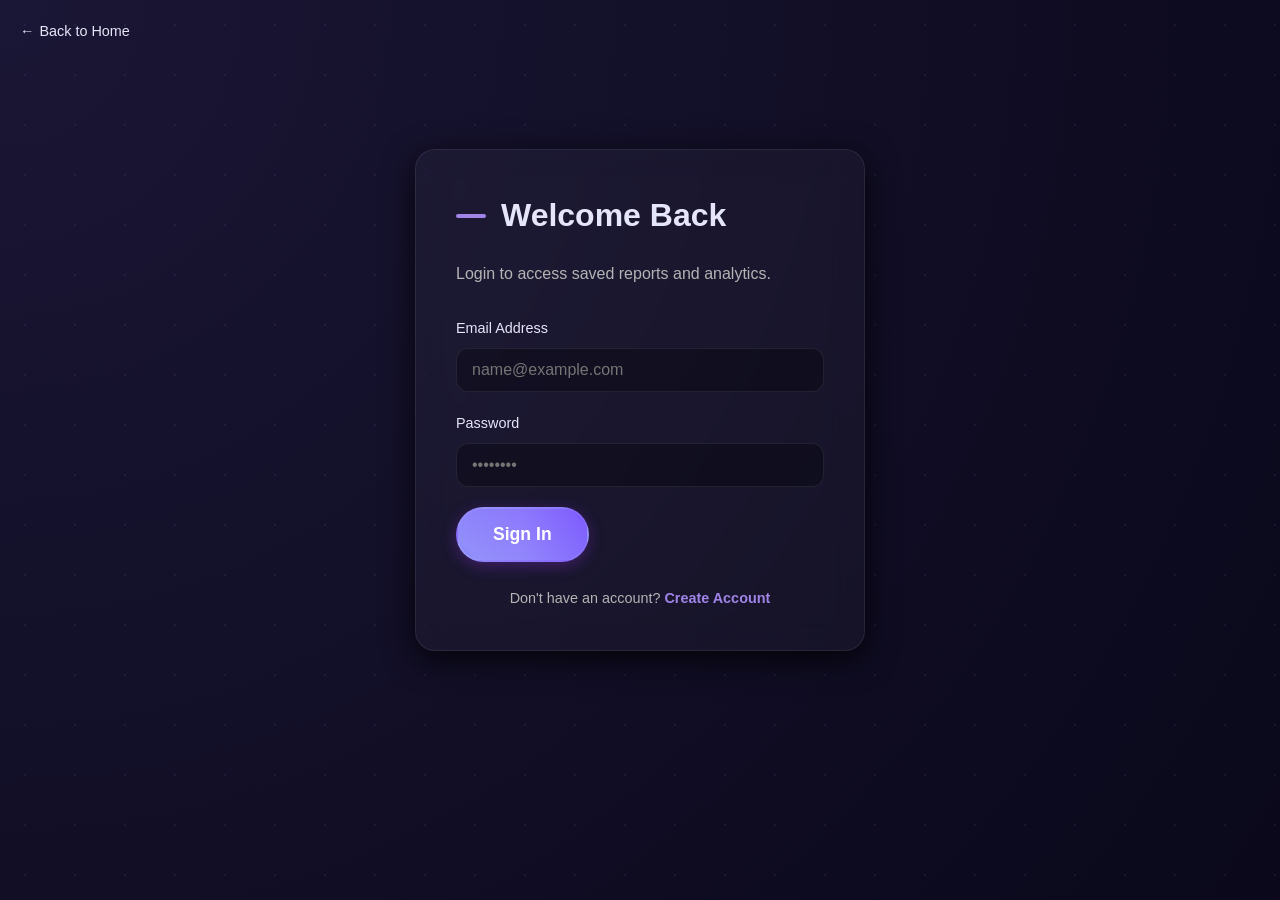
<file: target/classes/static/auth.html>
<!DOCTYPE html>
<html lang="en">
<head>
    <meta charset="UTF-8">
    <meta name="viewport" content="width=device-width, initial-scale=1.0">
    <title>Login & Signup - TruthAI</title>
    <!-- Fonts -->
    <link href="https://fonts.googleapis.com/css2?family=Inter:wght@300;400;500;600&family=Poppins:wght@500;600;700;800&display=swap" rel="stylesheet">
    <link rel="stylesheet" href="css/styles.css">
    <style>
        .auth-container-wrapper {
            display: flex;
            justify-content: center;
            align-items: center;
            min-height: calc(100vh - 100px);
            padding: 20px;
        }

        .auth-card {
            width: 100%;
            max-width: 450px;
            position: relative;
            overflow: hidden;
            transition: all 0.5s cubic-bezier(0.175, 0.885, 0.32, 1.275);
        }

        .auth-form {
            transition: all 0.5s ease;
        }

        .form-group {
            margin-bottom: 20px;
            text-align: left;
        }

        .form-group label {
            display: block;
            margin-bottom: 8px;
            color: var(--lavender);
            font-size: 0.9rem;
            font-weight: 500;
        }

        .form-group input {
            width: 100%;
            background: rgba(0, 0, 0, 0.3);
            border: 1px solid var(--glass-border);
            border-radius: 12px;
            padding: 12px 15px;
            color: white;
            font-size: 1rem;
            outline: none;
            transition: 0.3s;
        }

        .form-group input:focus {
            border-color: var(--neon-purple);
            box-shadow: 0 0 10px rgba(157, 78, 221, 0.3);
            background: rgba(0, 0, 0, 0.5);
        }

        .auth-toggle {
            margin-top: 25px;
            text-align: center;
            color: var(--text-muted);
            font-size: 0.9rem;
        }

        .auth-toggle a {
            color: var(--neon-purple);
            text-decoration: none;
            font-weight: 600;
            cursor: pointer;
            transition: 0.3s;
        }

        .auth-toggle a:hover {
            text-decoration: underline;
        }

        .hidden-form {
            display: none;
            opacity: 0;
            transform: translateX(50px);
        }

        .visible-form {
            display: block;
            opacity: 1;
            transform: translateX(0);
            animation: slideIn 0.5s ease forwards;
        }

        @keyframes slideIn {
            from { opacity: 0; transform: translateX(30px); }
            to { opacity: 1; transform: translateX(0); }
        }

        .back-home {
            position: absolute;
            top: 20px;
            left: 20px;
            color: var(--lavender);
            text-decoration: none;
            font-size: 0.9rem;
            display: flex;
            align-items: center;
            gap: 5px;
            transition: 0.3s;
        }

        .back-home:hover {
            color: var(--neon-purple);
            transform: translateX(-5px);
        }
    </style>
</head>
<body>
    <div class="particles"></div>

    <a href="index.html" class="back-home">
        <span>←</span> Back to Home
    </a>

    <div class="auth-container-wrapper">
        <div class="auth-card glass-card">
            
            <!-- Login Form -->
            <div id="loginForm" class="auth-form visible-form">
                <h2 class="section-title" style="margin-bottom: 20px;">Welcome Back</h2>
                <p style="color: var(--text-muted); margin-bottom: 30px;">Login to access saved reports and analytics.</p>
                
                <form onsubmit="return handleAuth(event, 'login')">
                    <div class="form-group">
                        <label>Email Address</label>
                        <input type="email" placeholder="name@example.com" required>
                    </div>
                    <div class="form-group">
                        <label>Password</label>
                        <input type="password" placeholder="••••••••" required>
                    </div>
                    <button type="submit" class="btn btn-gradient shine-effect">
                        <span class="btn-text">Sign In</span>
                    </button>
                </form>

                <div class="auth-toggle">
                    Don't have an account? <a onclick="toggleForms()">Create Account</a>
                </div>
            </div>

            <!-- Signup Form -->
            <div id="signupForm" class="auth-form hidden-form">
                <h2 class="section-title" style="margin-bottom: 20px;">Join TruthAI</h2>
                <p style="color: var(--text-muted); margin-bottom: 30px;">Start tracking news credibility with your own dashboard.</p>
                
                <form onsubmit="return handleAuth(event, 'signup')">
                    <div class="form-group">
                        <label>Full Name</label>
                        <input type="text" placeholder="John Doe" required>
                    </div>
                    <div class="form-group">
                        <label>Email Address</label>
                        <input type="email" placeholder="name@example.com" required>
                    </div>
                    <div class="form-group">
                        <label>Password</label>
                        <input type="password" placeholder="••••••••" required>
                    </div>
                    <button type="submit" class="btn btn-gradient shine-effect">
                        <span class="btn-text">Register Now</span>
                    </button>
                </form>

                <div class="auth-toggle">
                    Already have an account? <a onclick="toggleForms()">Sign In</a>
                </div>
            </div>

        </div>
    </div>

    <script>
        function toggleForms() {
            const login = document.getElementById('loginForm');
            const signup = document.getElementById('signupForm');
            
            if (login.classList.contains('visible-form')) {
                login.classList.remove('visible-form');
                login.classList.add('hidden-form');
                signup.classList.remove('hidden-form');
                signup.classList.add('visible-form');
            } else {
                signup.classList.remove('visible-form');
                signup.classList.add('hidden-form');
                login.classList.remove('hidden-form');
                login.classList.add('visible-form');
            }
        }

        function handleAuth(event, type) {
            event.preventDefault();
            const btn = event.target.querySelector('button');
            const btnText = btn.querySelector('.btn-text');
            
            // Show loading state
            btnText.innerHTML = type === 'login' ? 'Signing in...' : 'Registering...';
            btn.disabled = true;

            // Mock interaction delay
            setTimeout(() => {
                localStorage.setItem('isLoggedIn', 'true');
                alert(type === 'login' ? 'Success! Redirecting to Dashboard...' : 'Account Created Successfully!');
                window.location.href = 'index.html';
            }, 1500);

            return false;
        }
    </script>
</body>
</html>
</file>
<file: target/classes/static/css/styles.css>
:root {
    --bg-dark-1: #0A081A;
    --bg-dark-2: #1A1635;
    --bg-dark-3: #120F24;
    --lavender: #E6E6FA;
    --lilac: #D4ADFC;
    --royal-purple: #5C469C;
    --deep-violet: #1D1135;
    --neon-purple: #A084E8;
    --gradient-start: #8E8FFA;
    --gradient-end: #7752FE;
    --accent: #FF00FF;
    --text-light: #F0F0F0;
    --text-muted: #B4B4B4;
    --glass-bg: rgba(255, 255, 255, 0.03);
    --glass-border: rgba(255, 255, 255, 0.08);
    --success: #00FF9C;
    --danger: #FF4A4A;
    --warning: #FFD93D;
    --card-shadow: 0 8px 32px 0 rgba(0, 0, 0, 0.8);
}

@import url('https://fonts.googleapis.com/css2?family=Outfit:wght@300;400;600;800&family=Plus+Jakarta+Sans:wght@400;500;700;800&display=swap');

/* Float Animation */
@keyframes float {
    0% { transform: translateY(0px); }
    50% { transform: translateY(-10px); }
    100% { transform: translateY(0px); }
}

/* Pulsing Glow */
@keyframes pulseGlow {
    0% { box-shadow: 0 0 5px var(--neon-purple); }
    50% { box-shadow: 0 0 20px var(--neon-purple); }
    100% { box-shadow: 0 0 5px var(--neon-purple); }
}

/* Reveal Animation */
.reveal {
    opacity: 0;
    transform: translateY(30px);
    transition: all 0.8s ease-out;
}

.reveal.active {
    opacity: 1;
    transform: translateY(0);
}

* {
    margin: 0;
    padding: 0;
    box-sizing: border-box;
}

* {
    margin: 0;
    padding: 0;
    box-sizing: border-box;
    font-family: 'Outfit', sans-serif;
}

h1, h2, h3, h4, .logo-text, .btn-text, .stat-value {
    font-family: 'Plus Jakarta Sans', sans-serif;
}

body {
    background: radial-gradient(circle at top left, var(--bg-dark-2), var(--bg-dark-1)),
                radial-gradient(circle at bottom right, var(--deep-violet), var(--bg-dark-1));
    background-color: var(--bg-dark-1);
    color: var(--text-light);
    min-height: 100vh;
    overflow-x: hidden;
    scroll-behavior: smooth;
    line-height: 1.6;
}

@keyframes gradientBG {
    0% { background-position: 0% 50%; }
    50% { background-position: 100% 50%; }
    100% { background-position: 0% 50%; }
}

.particles {
    position: fixed;
    top: 0;
    left: 0;
    width: 100vw;
    height: 100vh;
    pointer-events: none;
    z-index: -1;
    background-image: radial-gradient(var(--neon-purple) 1px, transparent 1px);
    background-size: 50px 50px;
    opacity: 0.1;
}

/* Navbar */
.navbar {
    display: flex;
    justify-content: space-between;
    align-items: center;
    padding: 20px 50px;
    background: rgba(15, 12, 41, 0.6);
    backdrop-filter: blur(10px);
    border-bottom: 1px solid var(--glass-border);
    position: sticky;
    top: 0;
    z-index: 100;
}

.logo {
    display: flex;
    align-items: center;
    gap: 12px;
    font-size: 1.2rem;
    font-weight: 800;
    color: var(--lavender);
    letter-spacing: 0.5px;
}

.logo img {
    height: 32px;
    width: auto;
    filter: drop-shadow(0 0 5px var(--neon-purple));
    mix-blend-mode: lighten; /* Removes black background of logo */
}

.nav-links {
    list-style: none;
    display: flex;
    gap: 30px;
}

.nav-links a {
    color: var(--text-muted);
    text-decoration: none;
    font-weight: 500;
    transition: 0.3s;
}

.nav-links a:hover {
    color: var(--neon-purple);
    text-shadow: 0 0 5px var(--neon-purple);
}

.nav-login-btn {
    background: var(--neon-purple);
    color: white !important;
    padding: 8px 20px;
    border-radius: 20px;
    font-weight: 600 !important;
    box-shadow: 0 4px 10px rgba(157, 78, 221, 0.3);
    border: 1px solid rgba(255, 255, 255, 0.2);
    transition: 0.3s;
}

.nav-login-btn:hover {
    background: var(--gradient-start);
    transform: translateY(-2px);
    box-shadow: 0 6px 15px rgba(157, 78, 221, 0.5);
}

/* Standard brand image class */
.brand-image {
    max-width: 100%;
    height: auto;
    display: block;
}

.nav-logout-btn {
    background: transparent;
    color: var(--danger) !important;
    border: 1px solid var(--danger);
    padding: 8px 20px;
    border-radius: 20px;
    font-weight: 600 !important;
    transition: 0.3s;
    display: none; /* Hidden by default until login */
}

.nav-logout-btn:hover {
    background: var(--danger);
    color: white !important;
    box-shadow: 0 0 15px rgba(239, 68, 68, 0.4);
}

/* Hero */
.hero {
    text-align: center;
    padding: 120px 20px 80px;
}

.brand-reveal {
    margin-bottom: 20px;
    animation: float 4s ease-in-out infinite;
    display: inline-block;
}

.brand-image {
    width: 60px;
    height: 60px;
    object-fit: contain;
    mix-blend-mode: lighten;
}

.hero-title {
    font-size: 3.2rem;
    font-weight: 800;
    margin-bottom: 20px;
    background: linear-gradient(135deg, #fff 30%, var(--lavender) 100%);
    -webkit-background-clip: text;
    background-clip: text;
    -webkit-text-fill-color: transparent;
    letter-spacing: -1px;
    line-height: 1.1;
}

.hero-subtitle {
    font-size: 1.1rem;
    color: var(--text-muted);
    margin-bottom: 35px;
    max-width: 550px;
    margin-left: auto;
    margin-right: auto;
    opacity: 0.9;
}

.hero-btns {
    display: flex;
    gap: 32px;
    justify-content: center;
    align-items: center;
    flex-wrap: wrap;
    margin-top: 20px;
}

.hero-btns .btn {
    width: 180px !important;
    height: 48px !important;
    padding: 0 !important;
    font-size: 0.95rem;
    display: inline-flex !important;
    align-items: center;
    justify-content: center;
    margin: 0;
    max-width: 180px;
}

/* Buttons */
.btn {
    padding: 15px 35px;
    border-radius: 50px;
    border: none;
    font-size: 1.1rem;
    font-weight: 600;
    cursor: pointer;
    text-decoration: none;
    transition: all 0.3s ease;
    display: inline-flex;
    align-items: center;
    justify-content: center;
    gap: 10px;
}

.btn-primary {
    background: transparent;
    border: 2px solid var(--neon-purple);
    color: var(--lavender);
    box-shadow: 0 0 15px rgba(157, 78, 221, 0.3);
}

.btn-primary:hover {
    background: var(--neon-purple);
    color: white;
    box-shadow: 0 0 25px rgba(157, 78, 221, 0.6);
    transform: translateY(-2px);
}

.btn-gradient {
    background: linear-gradient(45deg, var(--gradient-start), var(--gradient-end));
    color: white;
    box-shadow: 0 4px 15px rgba(123, 44, 191, 0.4);
    border: 2px solid rgba(255, 255, 255, 0.1);
    overflow: hidden;
    position: relative;
}

.btn-gradient::after {
    content: '';
    position: absolute;
    top: -50%;
    left: -50%;
    width: 200%;
    height: 200%;
    background: linear-gradient(45deg, transparent, rgba(255, 255, 255, 0.1), transparent);
    transform: rotate(45deg);
    transition: 0.5s;
}

.btn-gradient:hover::after {
    left: 100%;
}

.btn:disabled {
    opacity: 0.7;
    cursor: not-allowed;
    transform: none;
}

.container {
    max-width: 1100px;
    margin: 0 auto;
    padding: 0 30px 100px;
    display: flex;
    flex-direction: column;
    gap: 60px;
}

/* Features Section */
.features-grid {
    display: grid;
    grid-template-columns: repeat(auto-fit, minmax(280px, 1fr));
    gap: 30px;
    margin-bottom: 30px;
}

.feature-card {
    text-align: center;
    padding: 40px 30px;
    transition: all 0.4s cubic-bezier(0.175, 0.885, 0.32, 1.275);
}

.feature-card:hover {
    transform: translateY(-15px);
    background: rgba(255, 255, 255, 0.05);
    border-color: var(--neon-purple);
    box-shadow: 0 15px 40px rgba(0, 0, 0, 0.4);
}

.feature-icon {
    font-size: 3rem;
    margin-bottom: 20px;
}

.feature-card h3 {
    margin-bottom: 15px;
    color: var(--lavender);
}

/* Glassmorphism */
.glass-card {
    background: var(--glass-bg);
    backdrop-filter: blur(16px);
    -webkit-backdrop-filter: blur(16px);
    border: 1px solid var(--glass-border);
    border-radius: 20px;
    padding: 40px;
    box-shadow: var(--card-shadow);
    transition: 0.3s;
    width: 100%;
}

#analyzer {
    max-width: 500px;
    margin-left: auto;
    margin-right: auto;
}

.glass-card:hover { border-color: rgba(157, 78, 221, 0.4); }

.section-title {
    font-size: 2rem;
    color: var(--lavender);
    margin-bottom: 30px;
    display: flex;
    align-items: center;
    gap: 15px;
}

.section-title::before {
    content: '';
    display: block;
    width: 30px;
    height: 4px;
    background: var(--neon-purple);
    border-radius: 2px;
}

/* Input Area */
textarea {
    width: 100%;
    background: rgba(0, 0, 0, 0.2);
    border: 1px solid var(--glass-border);
    border-radius: 15px;
    padding: 20px;
    color: white;
    font-size: 1.1rem;
    resize: vertical;
    outline: none;
    transition: 0.3s;
}

textarea:focus {
    border-color: var(--neon-purple);
    box-shadow: 0 0 15px rgba(157, 78, 221, 0.2);
    background: rgba(0, 0, 0, 0.4);
}

.analyzer-controls {
    margin-top: 20px;
    width: 100%;
}

.analyzer-controls .btn-gradient {
    width: 100%;
}

/* Result Card */
.result-card {
    margin-top: 30px;
    background: linear-gradient(135deg, rgba(29, 17, 53, 0.8), rgba(10, 8, 26, 0.9));
    border: 1px solid var(--glass-border);
    border-radius: 20px;
    padding: 30px;
    position: relative;
    overflow: hidden;
    animation: fadeIn 0.8s ease;
}

.scan-line {
    position: absolute;
    top: 0;
    left: 0;
    width: 100%;
    height: 4px;
    background: linear-gradient(to right, transparent, var(--neon-purple), transparent);
    animation: scan 2s linear infinite;
    z-index: 1;
}

@keyframes scan {
    0% { top: 0; }
    100% { top: 100%; }
}

.result-card.hidden { display: none; }

@keyframes fadeIn {
    from { opacity: 0; transform: translateY(20px); }
    to { opacity: 1; transform: translateY(0); }
}

@keyframes slideIn {
    from { opacity: 0; transform: translateX(30px); }
    to { opacity: 1; transform: translateX(0); }
}

@keyframes slideOut {
    from { opacity: 1; transform: translateX(0); }
    to { opacity: 0; transform: translateX(-30px); }
}

.result-header {
    display: flex;
    justify-content: space-between;
    align-items: center;
    margin-bottom: 20px;
    padding-bottom: 20px;
    border-bottom: 1px solid rgba(255, 255, 255, 0.1);
}

.result-label { font-size: 2.5rem; font-weight: 800; }
.result-label.real { color: var(--success); text-shadow: 0 0 15px rgba(74, 222, 128, 0.4); }
.result-label.fake { color: var(--danger); text-shadow: 0 0 15px rgba(239, 68, 68, 0.4); }

.confidence-circle {
    width: 80px;
    height: 80px;
    border-radius: 50%;
    background: rgba(0, 0, 0, 0.3);
    border: 4px solid var(--neon-purple);
    display: flex;
    align-items: center;
    justify-content: center;
    font-size: 1.2rem;
    font-weight: 700;
    box-shadow: 0 0 15px rgba(157, 78, 221, 0.4);
    transition: 0.5s;
}

.result-body h4 { margin-bottom: 10px; color: var(--lavender); }

.result-body p {
    color: var(--text-muted);
    font-style: italic;
    background: rgba(0, 0, 0, 0.2);
    padding: 15px;
    border-radius: 10px;
    border-left: 3px solid var(--lilac);
}

/* Dashboard */
.stats-grid {
    display: grid;
    grid-template-columns: repeat(3, 1fr);
    gap: 20px;
    margin-bottom: 30px;
}

.stat-box {
    background: rgba(0, 0, 0, 0.2);
    padding: 20px;
    border-radius: 15px;
    text-align: center;
    border: 1px solid var(--glass-border);
    transition: 0.3s;
}

.stat-box:hover {
    background: rgba(0, 0, 0, 0.4);
    transform: translateY(-3px);
}

.stat-title {
    color: var(--lilac);
    font-size: 0.9rem;
    text-transform: uppercase;
    letter-spacing: 1px;
    margin-bottom: 10px;
}

.stat-value {
    font-size: 2.5rem;
    background: linear-gradient(to right, var(--lavender), white);
    -webkit-background-clip: text;
    background-clip: text;
    -webkit-text-fill-color: transparent;
}

.stat-value.text-red {
    background: linear-gradient(to right, #f87171, #ef4444);
    -webkit-background-clip: text;
    background-clip: text;
    -webkit-text-fill-color: transparent;
}

.stat-value.text-green {
    background: linear-gradient(to right, #4ade80, #22c55e);
    -webkit-background-clip: text;
    background-clip: text;
    -webkit-text-fill-color: transparent;
}

.chart-container {
    background: rgba(0,0,0,0.2);
    padding: 20px;
    border-radius: 15px;
    height: 300px;
    display: flex;
    justify-content: center;
}

/* History */
.history-list {
    display: flex;
    flex-direction: column;
    gap: 15px;
    max-height: 400px;
    overflow-y: auto;
    padding-right: 10px;
}

.history-list::-webkit-scrollbar { width: 6px; }
.history-list::-webkit-scrollbar-track { background: rgba(255, 255, 255, 0.05); border-radius: 10px; }
.history-list::-webkit-scrollbar-thumb { background: var(--royal-purple); border-radius: 10px; }

.history-item {
    background: rgba(230, 230, 250, 0.05);
    padding: 15px 20px;
    border-radius: 12px;
    border-left: 4px solid var(--lilac);
    display: flex;
    justify-content: space-between;
    align-items: center;
    transition: 0.3s;
}

.history-item:hover {
    background: rgba(230, 230, 250, 0.1);
    transform: translateX(5px);
}

.history-item.real { border-left-color: var(--success); }
.history-item.fake { border-left-color: var(--danger); }

.history-content {
    flex: 1;
    white-space: nowrap;
    overflow: hidden;
    text-overflow: ellipsis;
    margin-right: 20px;
}

.history-text { font-size: 0.95rem; margin-bottom: 5px; color: white;}
.history-meta { font-size: 0.8rem; color: var(--text-muted); }

.history-badge {
    padding: 5px 12px;
    border-radius: 20px;
    font-size: 0.8rem;
    font-weight: 600;
}

.badge-real { background: rgba(74, 222, 128, 0.2); color: var(--success); }
.badge-fake { background: rgba(239, 68, 68, 0.2); color: var(--danger); }

/* Loader */
.loader {
    width: 20px;
    height: 20px;
    border: 3px solid rgba(255,255,255,0.3);
    border-radius: 50%;
    border-top-color: white;
    animation: spin 1s ease-in-out infinite;
}

.loader.hidden { display: none; }

@keyframes spin { to { transform: rotate(360deg); } }

/* Footer */
footer {
    text-align: center;
    padding: 30px;
    border-top: 1px solid var(--glass-border);
    color: var(--text-muted);
    font-size: 0.9rem;
}

@media (max-width: 768px) {
    .glass-card { padding: 25px; }
    .hero-title { font-size: 2.5rem; }
    .stats-grid { grid-template-columns: 1fr; }
    .nav-links { display: none; }
    .result-label { font-size: 1.8rem; }
    .confidence-circle { width: 60px; height: 60px; font-size: 1rem; }
}
</file>
